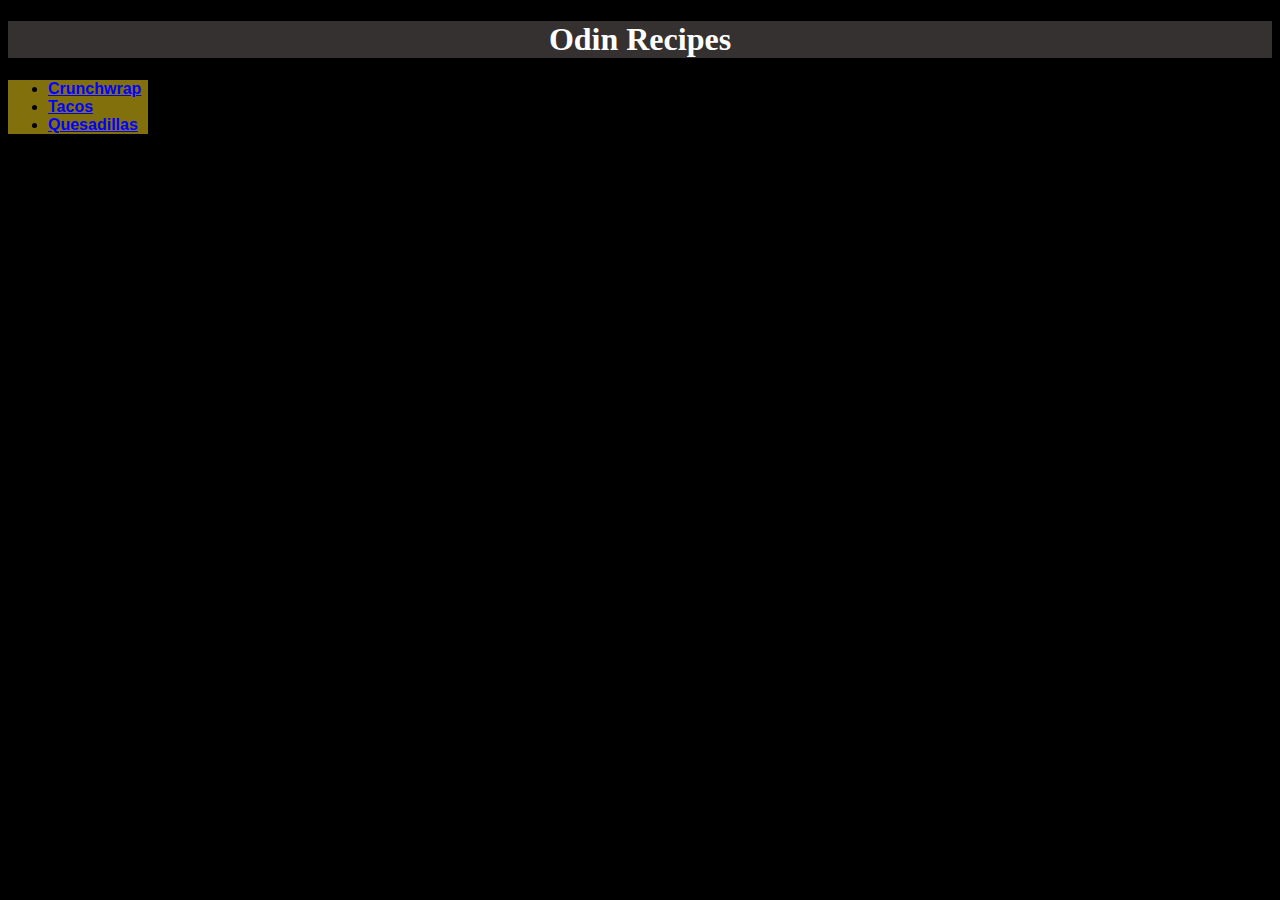
<file: index.html>
<!DOCTYPE html>
<html lang="en">

<head>
    <link rel="stylesheet" href="style.css">
    <meta charset="UTF-8">
    <meta name="viewport" content="width=device-width, initial-scale=1.0">
    <title>Odin Recipes</title>
</head>

<body>
    <h1>Odin Recipes</h1>
    <ul>
        <li><a href="./recipes/crunchwrap.html" target="_blank" rel="noreferrer">Crunchwrap</a></li>
        <li><a href="./recipes/taco.html" target="_blank" rel="noreferrer">Tacos</a></li>
        <li><a href="./recipes/quesadilla.html" target="_blank" rel="noreferrer">Quesadillas</a></li>
    </ul>
</body>

</html>
</file>
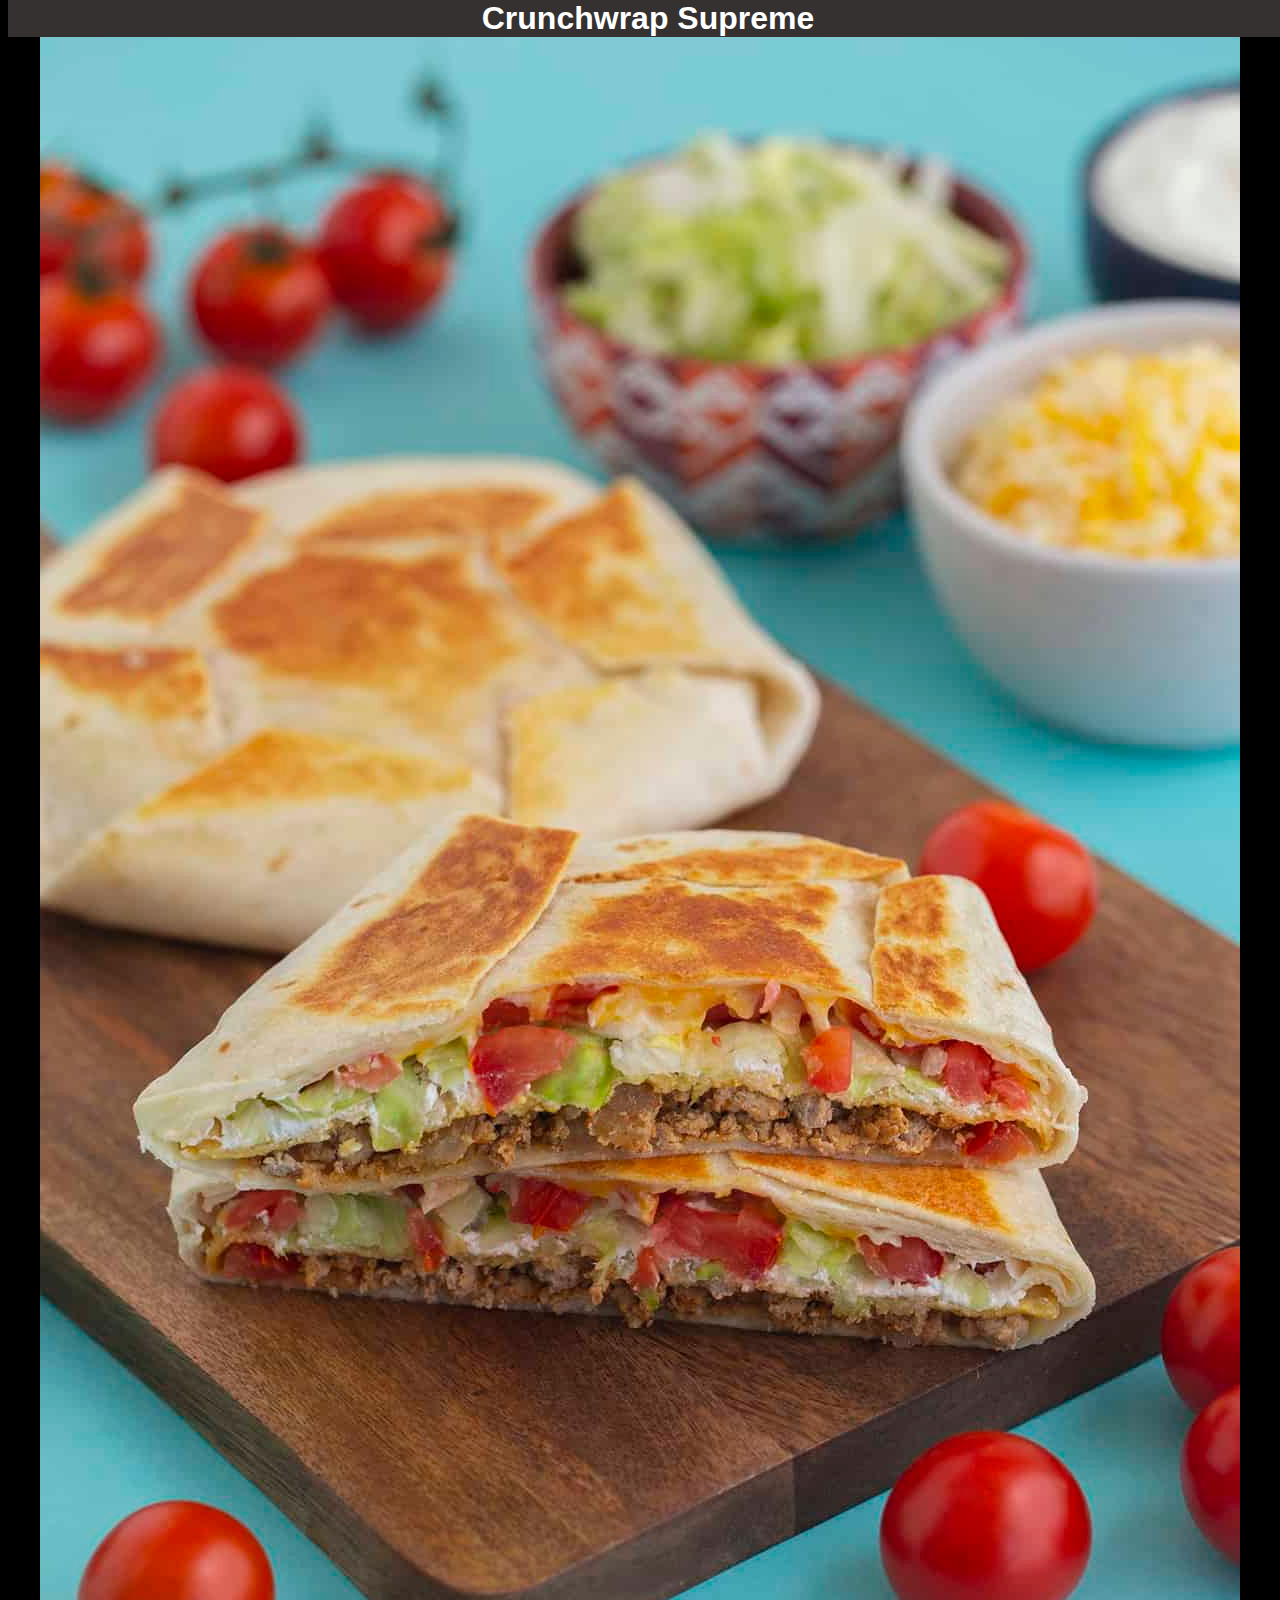
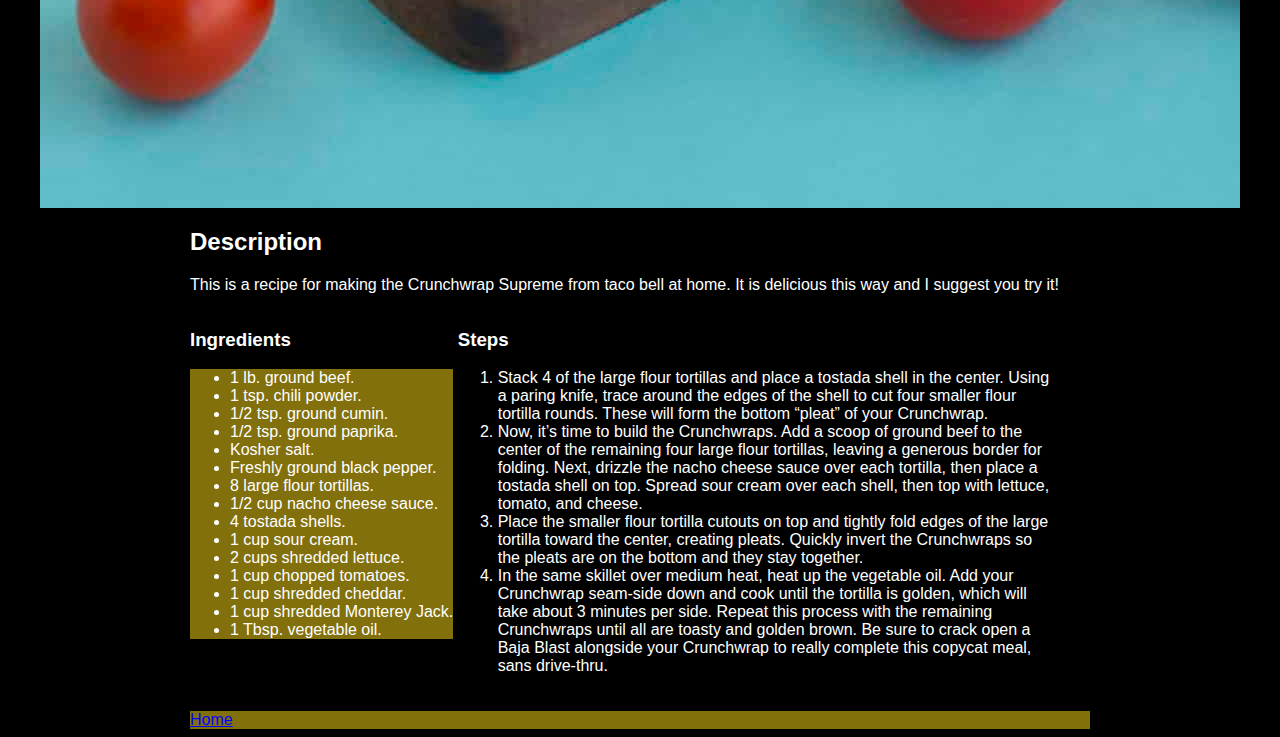
<file: recipes/crunchwrap.html>
<!DOCTYPE html>
<html lang="en">

<head>
    <meta charset="UTF-8">
    <meta name="viewport" content="width=device-width, initial-scale=1.0">
    <title>How to make a Crunchwrap Supreme</title>
    <link rel="stylesheet" href="recipes.css">
</head>

<body>
    <h1>Crunchwrap Supreme</h1>
    <img id="food-picture" src="Crunchwrap.jpg" alt="Crunchwrap Supreme">

    <div class="crunchwrap-container">
        <h2>Description</h2>
        <p>This is a recipe for making the Crunchwrap Supreme from taco bell at home. It is delicious this way and I
            suggest
            you try it!</p>
        <div class="ingredients">
            <h3>Ingredients</h3>
            <ul>
                <li>1 lb. ground beef.</li>
                <li>1 tsp. chili powder.</li>
                <li>1/2 tsp. ground cumin.</li>
                <li>1/2 tsp. ground paprika.</li>
                <li>Kosher salt.</li>
                <li>Freshly ground black pepper.</li>
                <li>8 large flour tortillas.</li>
                <li>1/2 cup nacho cheese sauce.</li>
                <li>4 tostada shells.</li>
                <li>1 cup sour cream.</li>
                <li>2 cups shredded lettuce.</li>
                <li>1 cup chopped tomatoes.</li>
                <li>1 cup shredded cheddar.</li>
                <li>1 cup shredded Monterey Jack.</li>
                <li>1 Tbsp. vegetable oil.</li>
            </ul>
        </div>
        <div class="crunchwrap-steps">
            <h3>Steps</h3>
            <ol>
                <li>Stack 4 of the large flour tortillas and place a tostada shell in the center. Using a paring knife,
                    trace around the edges of the shell to cut four smaller flour tortilla rounds. These will form the
                    bottom “pleat” of your Crunchwrap.</li>
                <li>Now, it’s time to build the Crunchwraps. Add a scoop of ground beef to the center of the remaining
                    four
                    large flour tortillas, leaving a generous border for folding. Next, drizzle the nacho cheese sauce
                    over
                    each tortilla, then place a tostada shell on top. Spread sour cream over each shell, then top with
                    lettuce, tomato, and cheese.</li>
                <li>Place the smaller flour tortilla cutouts on top and tightly fold edges of the large tortilla toward
                    the
                    center, creating pleats. Quickly invert the Crunchwraps so the pleats are on the bottom and they
                    stay
                    together.</li>
                <li>In the same skillet over medium heat, heat up the vegetable oil. Add your Crunchwrap seam-side down
                    and
                    cook until the tortilla is golden, which will take about 3 minutes per side. Repeat this process
                    with
                    the remaining Crunchwraps until all are toasty and golden brown. Be sure to crack open a Baja Blast
                    alongside your Crunchwrap to really complete this copycat meal, sans drive-thru.</li>
            </ol>
        </div>
        <a class="home" href="../index.html" rel="noreferrer">Home</a>
    </div>
</body>

</html>
</file>
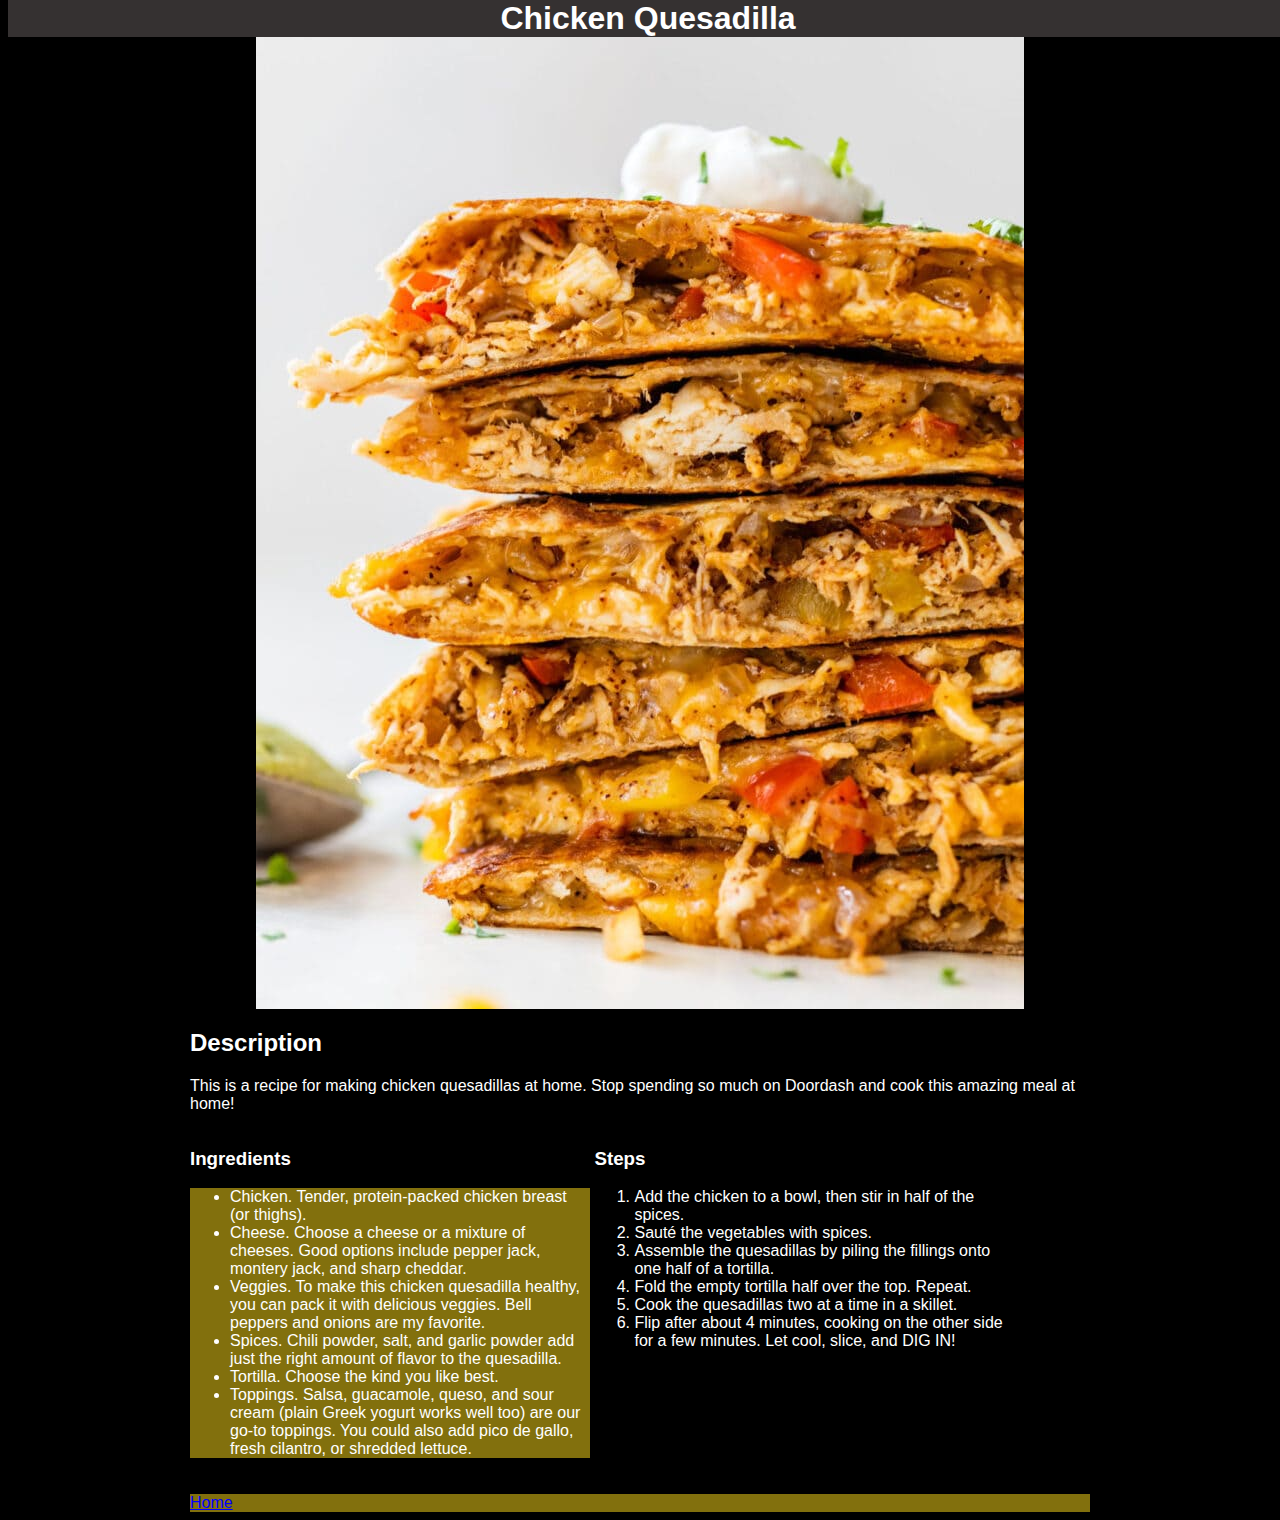
<file: recipes/quesadilla.html>
<!DOCTYPE html>
<html lang="en">

<head>
    <meta charset="UTF-8">
    <meta name="viewport" content="width=device-width, initial-scale=1.0">
    <title>How to make a Chicken Quesadilla</title>
    <link rel="stylesheet" href="recipes.css">
</head>

<body>
    <h1>Chicken Quesadilla</h1>
    <img id="food-picture" src="quesadilla.jpg" alt="Chicken quesadilla">
    <div class="quesadilla-container">
        <h2>Description</h2>
        <p>This is a recipe for making chicken quesadillas at home. Stop spending so much on Doordash and cook this
            amazing
            meal at home!</p>
        <div class="quesadilla-ingredients">
            <h3>Ingredients</h3>
            <ul>
                <li>Chicken. Tender, protein-packed chicken breast (or thighs).</li>
                <li>Cheese. Choose a cheese or a mixture of cheeses. Good options include pepper jack, montery jack, and
                    sharp
                    cheddar.</li>
                <li>Veggies. To make this chicken quesadilla healthy, you can pack it with delicious veggies. Bell
                    peppers and
                    onions are my favorite.</li>
                <li>Spices. Chili powder, salt, and garlic powder add just the right amount of flavor to the quesadilla.
                </li>
                <li>Tortilla. Choose the kind you like best.</li>
                <li>Toppings. Salsa, guacamole, queso, and sour cream (plain Greek yogurt works well too) are our go-to
                    toppings. You could also add pico de gallo, fresh cilantro, or shredded lettuce.</li>
            </ul>
        </div>
        <div class="quesadilla-steps">
            <h3>Steps</h3>
            <ol>
                <li>Add the chicken to a bowl, then stir in half of the spices.</li>
                <li>Sauté the vegetables with spices.</li>
                <li>Assemble the quesadillas by piling the fillings onto one half of a tortilla.</li>
                <li>Fold the empty tortilla half over the top. Repeat.</li>
                <li>Cook the quesadillas two at a time in a skillet.</li>
                <li>Flip after about 4 minutes, cooking on the other side for a few minutes. Let cool, slice, and DIG
                    IN!</li>
            </ol>
        </div>
        <a class="home" href="../index.html" rel="noreferrer">Home</a>
    </div>
</body>

</html>
</file>
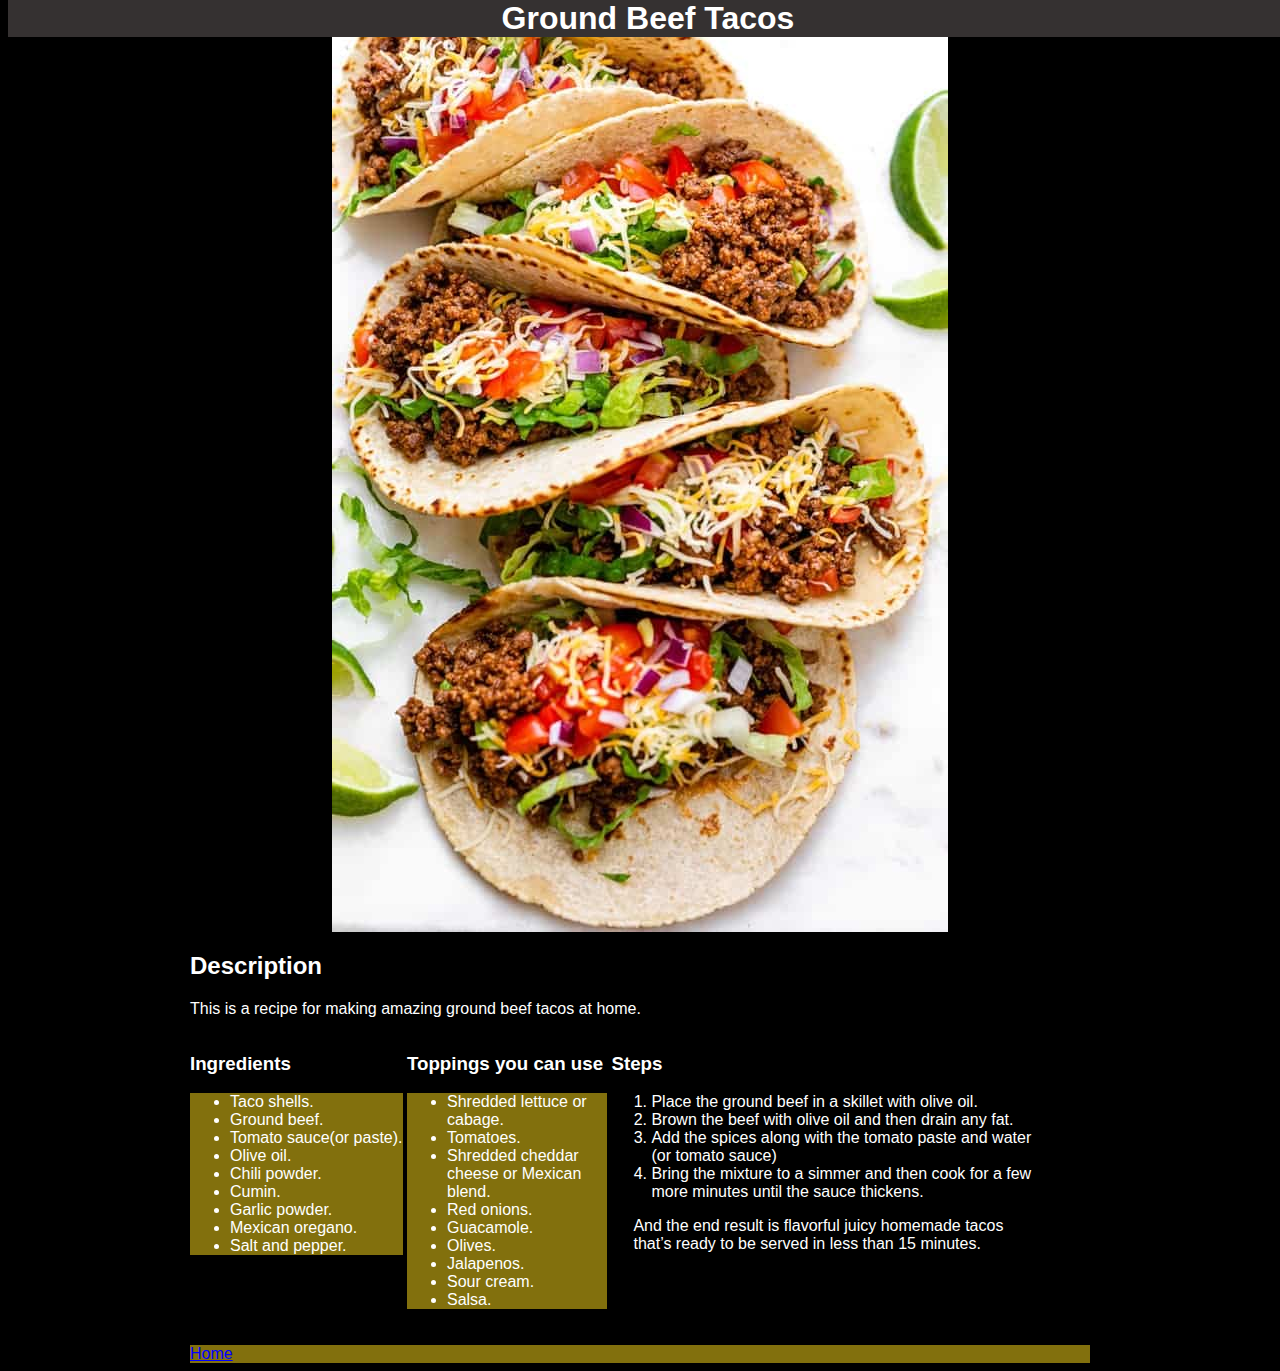
<file: recipes/taco.html>
<!DOCTYPE html>
<html lang="en">

<head>
    <meta charset="UTF-8">
    <meta name="viewport" content="width=device-width, initial-scale=1.0">
    <title>How to make Ground Beef Tacos</title>
    <link rel="stylesheet" href="recipes.css">
</head>

<body>
    <h1>Ground Beef Tacos</h1>
    <img id="food-picture" src="tacos.jpg" alt="Tacos">
    <div class="taco-container">
        <h2>Description</h2>
        <p>This is a recipe for making amazing ground beef tacos at home.</p>
        <div class="ingredients">
            <h3>Ingredients</h3>
            <ul>
                <li>Taco shells.</li>
                <li>Ground beef.</li>
                <li>Tomato sauce(or paste).</li>
                <li>Olive oil.</li>
                <li>Chili powder.</li>
                <li>Cumin.</li>
                <li>Garlic powder.</li>
                <li>Mexican oregano.</li>
                <li>Salt and pepper.</li>
            </ul>
        </div>
        <div id="toppings">
            <h3>Toppings you can use</h3>
            <ul>
                <li>Shredded lettuce or cabage.</li>
                <li>Tomatoes.</li>
                <li>Shredded cheddar cheese or Mexican blend.</li>
                <li>Red onions.</li>
                <li>Guacamole.</li>
                <li>Olives.</li>
                <li>Jalapenos.</li>
                <li>Sour cream.</li>
                <li>Salsa.</li>
            </ul>
        </div>
        <div class="taco-steps">
            <h3>Steps</h3>
            <ol>
                <li>Place the ground beef in a skillet with olive oil.</li>
                <li>Brown the beef with olive oil and then drain any fat.</li>
                <li>Add the spices along with the tomato paste and water (or tomato sauce)</li>
                <li>Bring the mixture to a simmer and then cook for a few more minutes until the sauce thickens.</li>
            </ol>
            <p id="end-of-steps-p">And the end result is flavorful juicy homemade tacos that’s ready to be served in less than 15 minutes.
            </p>
        </div>
        <a class="home" href="../index.html" rel="noreferrer">Home</a>
    </div>
</body>

</html>
</file>
<file: style.css>
body {
    background-color: black;
}

h1 {
    color: white;
    background-color: rgb(53, 49, 49);
    text-align: center;
}

li a {
    color: blue;
    font-family: Arial, Helvetica, sans-serif;
    font-weight: bold;
}

ul {
    background-color: hsl(51, 82%, 28%);
    width: 100px;
}
</file>
<file: recipes/recipes.css>
body {
    background-color: black;
    color: white;
    font-family: Verdana, Geneva, Tahoma, sans-serif;
}

h1 {
    color: white;
    background-color: rgb(53, 49, 49);
    text-align: center;
    position: fixed;
    width: 100%;
    margin: 0px;
    top: 0px;
}

a {
    color: blue;
    background-color: hsl(51, 82%, 28%);
}

ul {
    background-color: hsl(51, 82%, 28%);
}

.ingredients,
.steps,
#toppings {
    display: inline-block;
    vertical-align: top;
}

.quesadilla-steps {
    width: 200px;
}

.quesadilla-ingredients {
    width: 400px;
    display: inline-block;
    vertical-align: top;
}

.crunchwrap-steps {
    display: inline-block;
    width: 600px;
}

.taco-steps,
.quesadilla-steps {
    display: inline-block;
    width: 420px;
}

.crunchwrap-container,
.taco-container,
.quesadilla-container {
    margin: auto;
}

.crunchwrap-container,
.quesadilla-container {
    width: 900px;
}

.taco-container {
    width: 900px;
    margin: auto;
}

#toppings {
    width: 200px;
}


.home {
    display: block;
    width: 100%;
    margin-top: 20px;
}

#food-picture {
    margin: auto;
    display: block;
}

#end-of-steps-p {
    margin-left: 22px;
}
</file>
